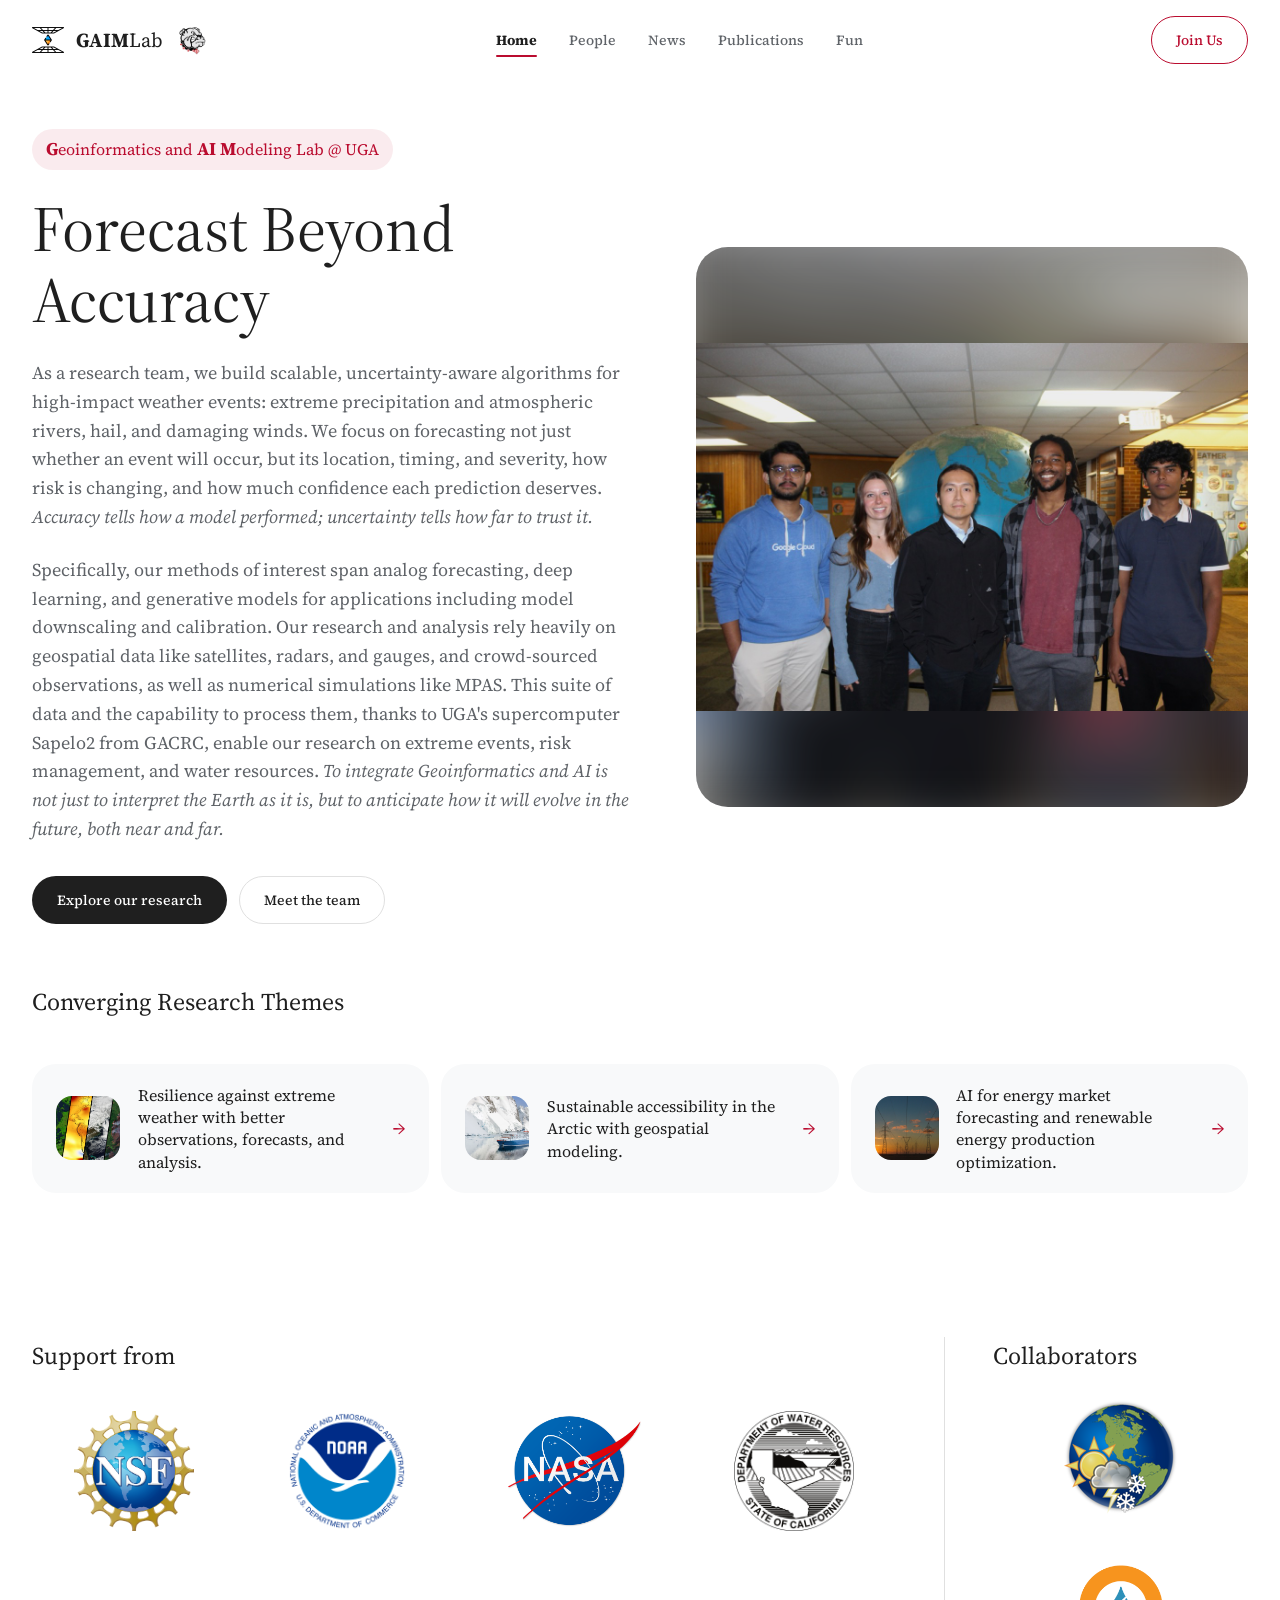
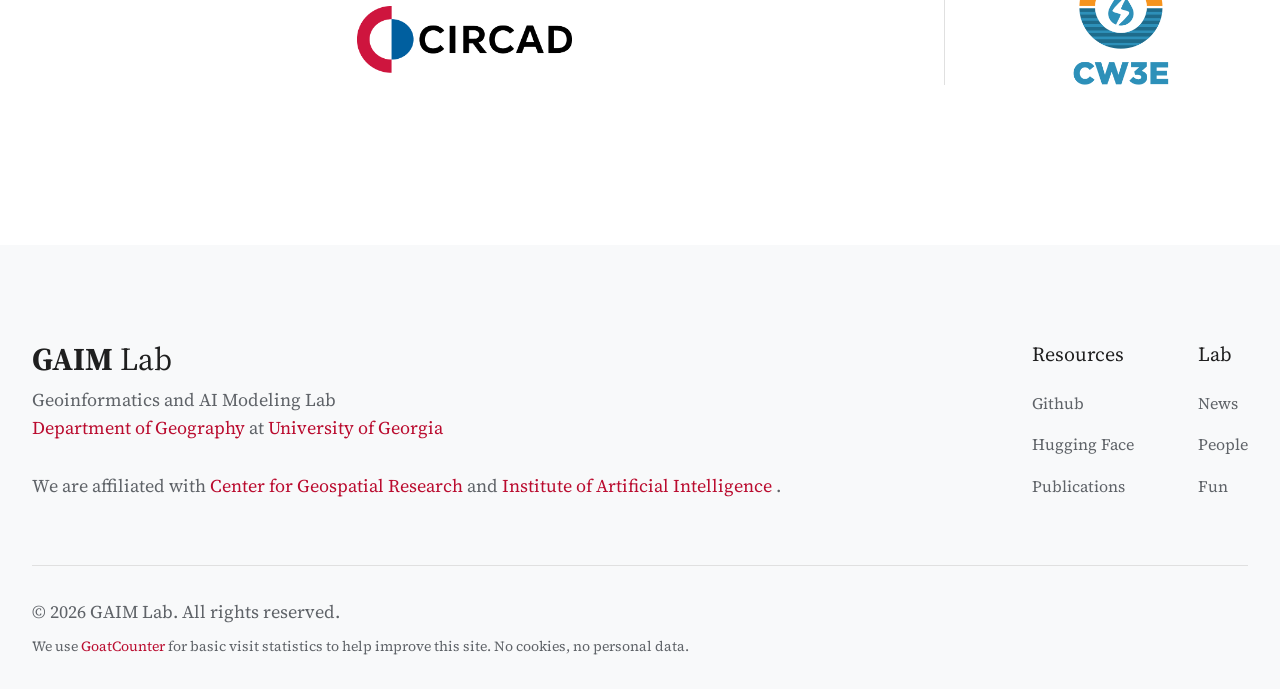
<file: index.html>
<!DOCTYPE html>
<html lang="en">

<head>
    <meta charset="UTF-8">
    <meta name="viewport" content="width=device-width, initial-scale=1.0">
    <title>GAIM Lab</title>
    <link rel="preconnect" href="https://fonts.googleapis.com">
    <link rel="preconnect" href="https://fonts.gstatic.com" crossorigin>
    <link href="https://fonts.googleapis.com/css2?family=Source+Serif+4:opsz,wght@8..60,400..700&display=swap" rel="stylesheet">
    <link rel="stylesheet" href="css/style.css">
    <link rel="icon" type="image/png" href="assets/lab_logo.png">
    <!-- Privacy-friendly analytics: no cookies, no stored IPs. Disclosed in footer.html. -->
    <script data-goatcounter="https://uga-gaim.goatcounter.com/count"
            async src="//gc.zgo.at/count.js"></script>
</head>

<body>

    <!-- Navigation -->
    <div id="navbar-placeholder"></div>

    <main>
        <!-- Hero Section -->
        <section class="hero hero-1a">
            <div class="hero-1a-grid">
                <div class="hero-1a-copy">
                    <span class="hero-eyebrow"><b>G</b>eoinformatics and <b>AI</b> <b>M</b>odeling Lab @ UGA</span>
                    <h1>Forecast Beyond Accuracy</h1>
                    <p class="hero-lede">As a research team, we build scalable, uncertainty-aware
                        algorithms for high-impact weather events: extreme precipitation and
                        atmospheric rivers, hail, and damaging winds. We focus on forecasting
                        not just whether an event will occur, but its location, timing, and severity,
                        how risk is changing, and how much confidence each prediction deserves.
                        <em class="hero-lede-em">Accuracy tells how a model performed; uncertainty
                        tells how far to trust it.</em></p>
                    <p class="hero-lede">Specifically, our methods of interest span analog forecasting,
                        deep learning, and generative models for applications including model
                        downscaling and calibration. Our research and analysis rely heavily on
                        geospatial data like satellites, radars, and gauges, and crowd-sourced observations,
                        as well as numerical simulations like MPAS. This suite of data and the
                        capability to process them, thanks to UGA's supercomputer Sapelo2 from GACRC,
                        enable our research on extreme events, risk management, and water resources.
                        <em class="hero-lede-em">To integrate Geoinformatics and AI is not just to
                        interpret the Earth as it is, but to anticipate how it will evolve in the
                        future, both near and far.</em></p>
                    <div class="hero-actions">
                        <a href="/publications/" class="btn btn-primary">Explore our research</a>
                        <a href="/people/" class="btn btn-outline">Meet the team</a>
                    </div>
                </div>
                <div class="hero-media" id="hero-media">
                    <div class="hero-slides">
                        <div class="hero-slide">
                            <img class="hero-slide-bg" src="assets/people/lab_202510.jpeg" alt="" aria-hidden="true">
                            <img class="hero-slide-img" src="assets/people/lab_202510.jpeg" alt="GAIM lab members">
                        </div>
                    </div>
                </div>
            </div>
            <h2 class="research-label">Converging Research Themes</h2>
            <div class="research-row">
                <a class="research-card" href="https://journals.ametsoc.org/view/journals/mwre/151/6/MWR-D-22-0268.1.xml" target="_blank" rel="noopener">
                    <span class="research-thumb"><img src="assets/research/extreme.jpg" alt=""></span>
                    <p>Resilience against extreme weather with better observations, forecasts, and analysis.</p>
                    <span class="research-arrow">&rarr;</span>
                </a>
                <a class="research-card" href="https://www.tandfonline.com/doi/full/10.1080/19475683.2024.2380678" target="_blank" rel="noopener">
                    <span class="research-thumb"><img src="assets/research/arctic.jpg" alt=""></span>
                    <p>Sustainable accessibility in the Arctic with geospatial modeling.</p>
                    <span class="research-arrow">&rarr;</span>
                </a>
                <a class="research-card" href="https://www.sciencedirect.com/science/article/pii/S2352340922000361" target="_blank" rel="noopener">
                    <span class="research-thumb"><img src="assets/research/energy.jpg" alt=""></span>
                    <p>AI for energy market forecasting and renewable energy production optimization.</p>
                    <span class="research-arrow">&rarr;</span>
                </a>
            </div>
        </section>

        <section class="partners">
            <div class="partners-layout">
                <div class="partners-block partners-sponsors">
                    <span class="partners-label">Support from</span>
                    <div class="partners-logos sponsors-logos">
                        <div class="partner-tile"><img src="assets/sponsors/NSF.png" alt="NSF"></div>
                        <div class="partner-tile"><img src="assets/sponsors/NOAA.png" alt="NOAA"></div>
                        <div class="partner-tile"><img src="assets/sponsors/NASA.png" alt="NASA"></div>
                        <div class="partner-tile"><img src="assets/sponsors/CADWR.png" alt="California Department of Water Resources"></div>
                        <div class="partner-tile partner-tile-sm"><a href="https://circad.org/" target="_blank" rel="noopener"><img src="assets/sponsors/CIRCAD.png" alt="Center for Innovation in Risk, Catastrophes, and Decisions"></a></div>
                    </div>
                </div>
                <div class="partners-block partners-collaborators">
                    <span class="partners-label">Collaborators</span>
                    <div class="partners-logos collaborators-logos">
                        <div class="partner-tile"><a href="https://www.weatherusa.net/" target="_blank" rel="noopener"><img src="assets/sponsors/WeatherUSA.png" alt="WeatherUSA"></a></div>
                        <div class="partner-tile"><a href="https://cw3e.ucsd.edu/" target="_blank" rel="noopener"><img src="assets/sponsors/CW3E.png" alt="CW3E"></a></div>
                    </div>
                </div>
            </div>
        </section>

    </main>

    <div id="footer-placeholder"></div>

    <script src="js/main.js?v=20"></script>
</body>

</html>
</file>
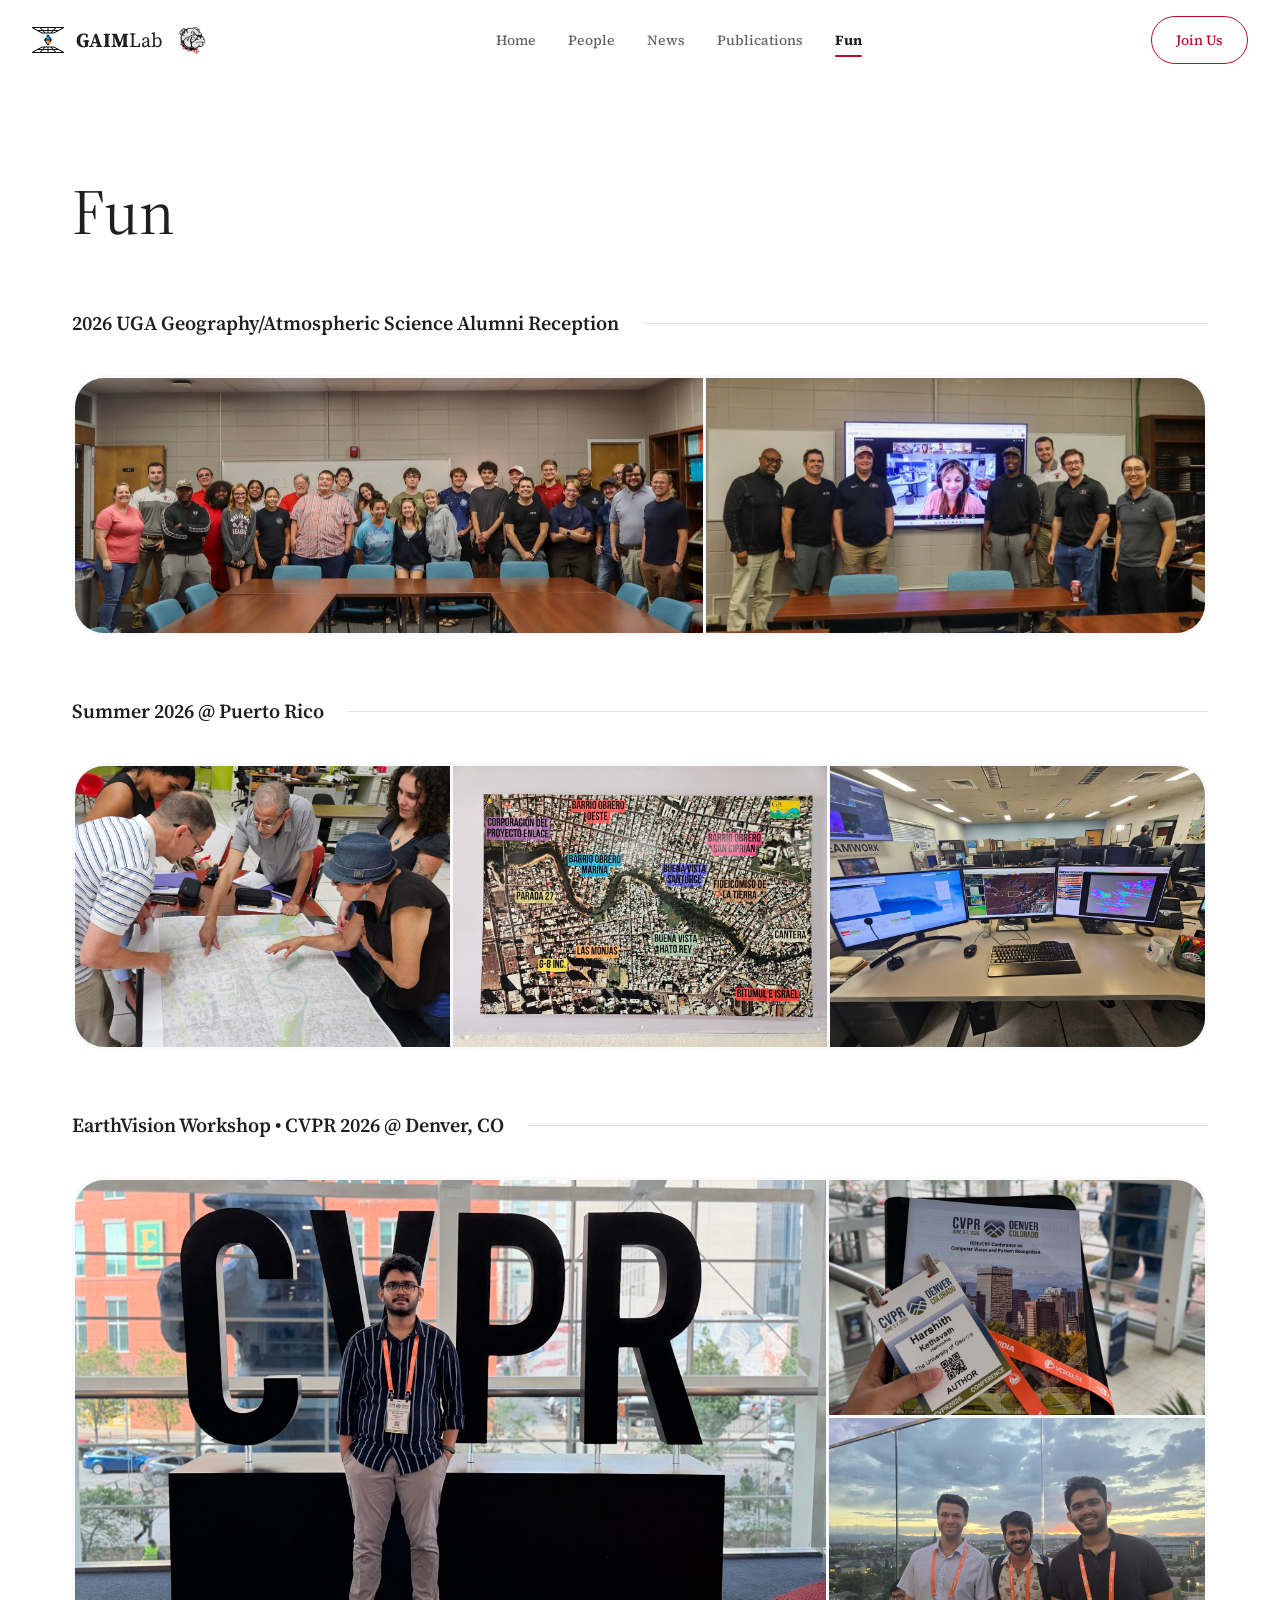
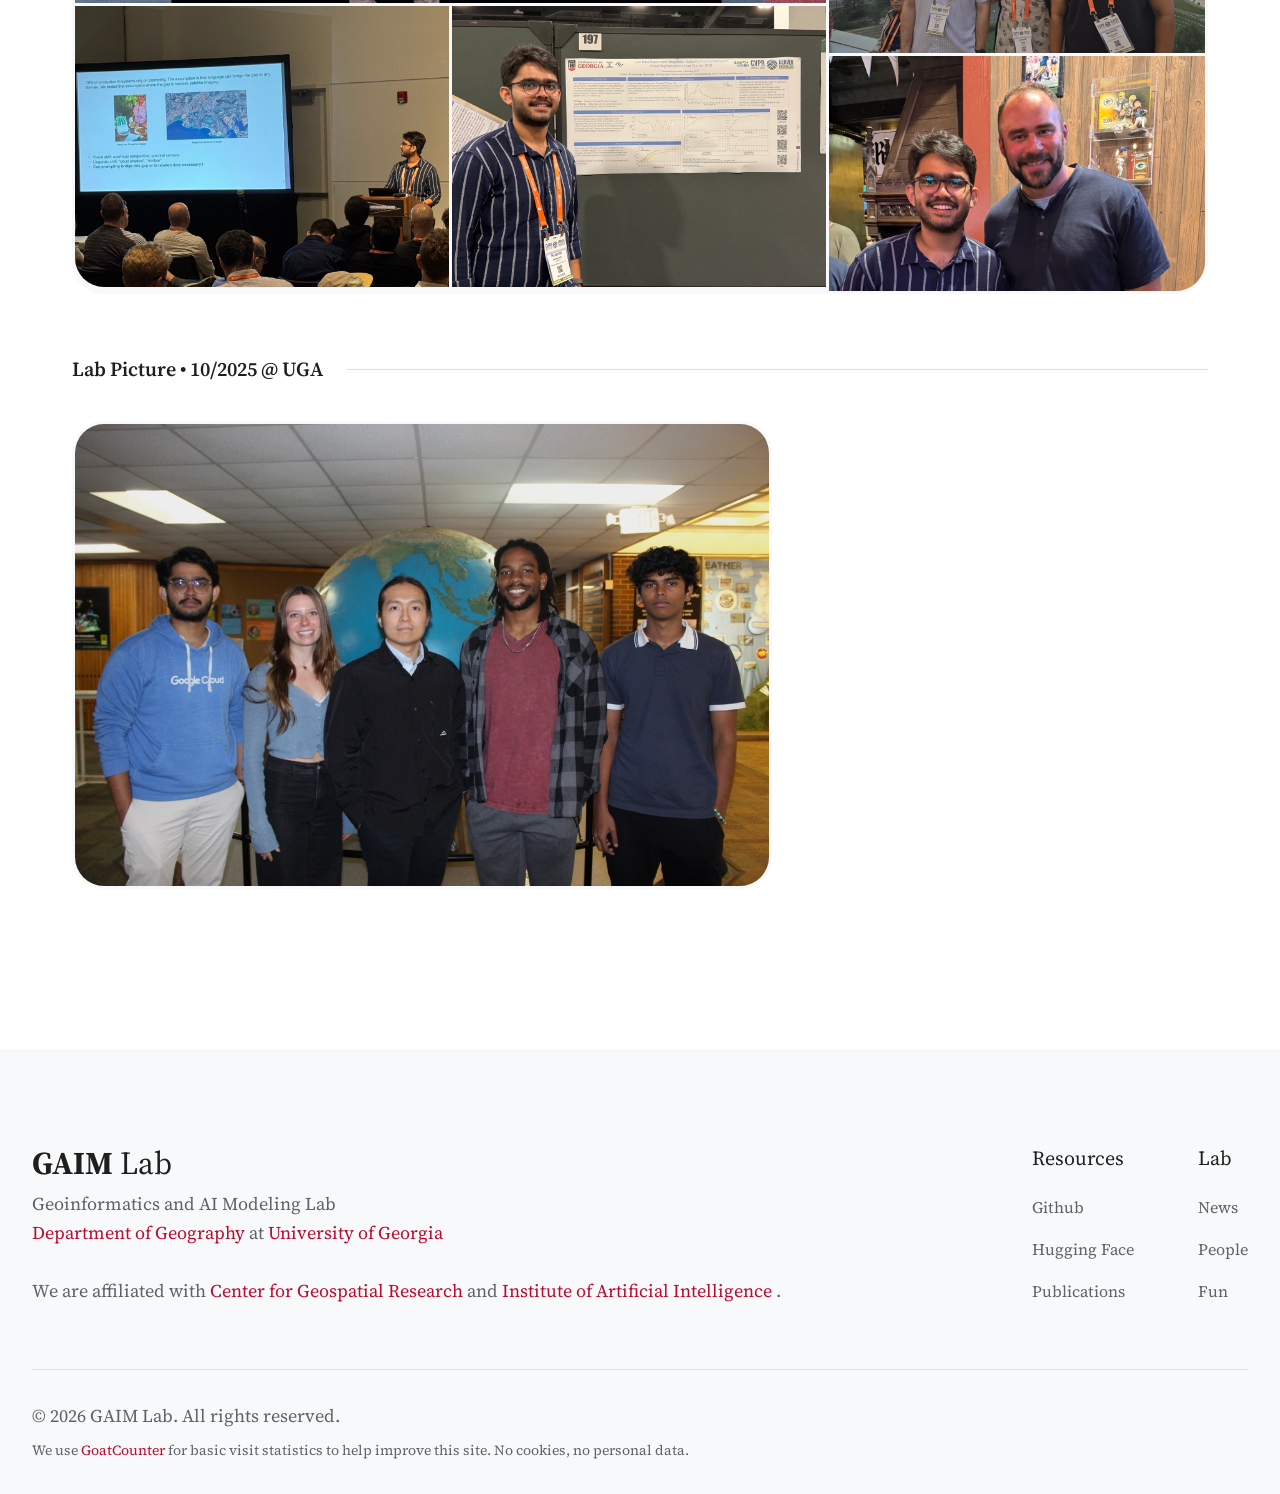
<file: gallery/index.html>
<!DOCTYPE html>
<html lang="en">
<head>
    <meta charset="UTF-8">
    <meta name="viewport" content="width=device-width, initial-scale=1.0">
    <base href="/">
    <title>Gallery | GAIM Lab</title>
    <link href="https://fonts.googleapis.com/css2?family=Source+Serif+4:opsz,wght@8..60,400..700&display=swap" rel="stylesheet">
    <link rel="stylesheet" href="css/style.css">
    <link rel="icon" type="image/png" href="assets/lab_logo.png">
    <!-- Privacy-friendly analytics: no cookies, no stored IPs. Disclosed in footer.html. -->
    <script data-goatcounter="https://uga-gaim.goatcounter.com/count"
            async src="//gc.zgo.at/count.js"></script>
</head>
<body>
    <div id="navbar-placeholder"></div>

    <main class="gallery-section">
        <h1>Fun</h1>

        <div class="gallery-divider"><h2>2026 UGA Geography/Atmospheric Science Alumni Reception</h2></div>

        <div class="gallery-canvas gallery-canvas-fit">
            <div class="gallery-slot" style="--w: 1200; --h: 488"><img src="assets/fun/2026_alumni/01.jpg" alt=""></div>
            <div class="gallery-slot" style="--w: 1200; --h: 615"><img src="assets/fun/2026_alumni/02.jpg" alt=""></div>
        </div>

        <div class="gallery-divider"><h2>Summer 2026 @ Puerto Rico</h2></div>

        <div class="gallery-canvas">
            <div class="gallery-slot"><img src="assets/research/2026_pr/g8.jpg" alt=""></div>
            <div class="gallery-slot"><img src="assets/research/2026_pr/communities.jpg" alt=""></div>
            <div class="gallery-slot"><img src="assets/research/2026_pr/nws.jpg" alt=""></div>
        </div>

        <div class="gallery-divider"><h2>EarthVision Workshop • CVPR 2026 @ Denver, CO</h2></div>

        <div class="gallery-canvas">
            <div class="gallery-left">
                <div class="gallery-slot gallery-slot-wide"><img src="assets/research/2026_cvpr/CVPR.jpeg" alt=""></div>
                <div class="gallery-2row">
                    <div class="gallery-slot"><img src="assets/research/2026_cvpr/Present.jpeg" alt=""></div>
                    <div class="gallery-slot"><img src="assets/research/2026_cvpr/Poster.jpeg" alt=""></div>
                </div>
            </div>
            <div class="gallery-right">
                <div class="gallery-slot"><img src="assets/research/2026_cvpr/ID.jpeg" alt=""></div>
                <div class="gallery-slot"><img src="assets/research/2026_cvpr/People_1.jpg" alt=""></div>
                <div class="gallery-slot"><img src="assets/research/2026_cvpr/People_2.jpeg" alt=""></div>
            </div>
        </div>

        <div class="gallery-divider"><h2>Lab Picture • 10/2025 @ UGA</h2></div>

        <div>
            <img class="gallery-single-slot" src="assets/people/lab_202510.jpeg" alt="">
        </div>

    </main>

    <div id="footer-placeholder"></div>
    <script src="js/main.js?v=20"></script>
</body>
</html>
</file>
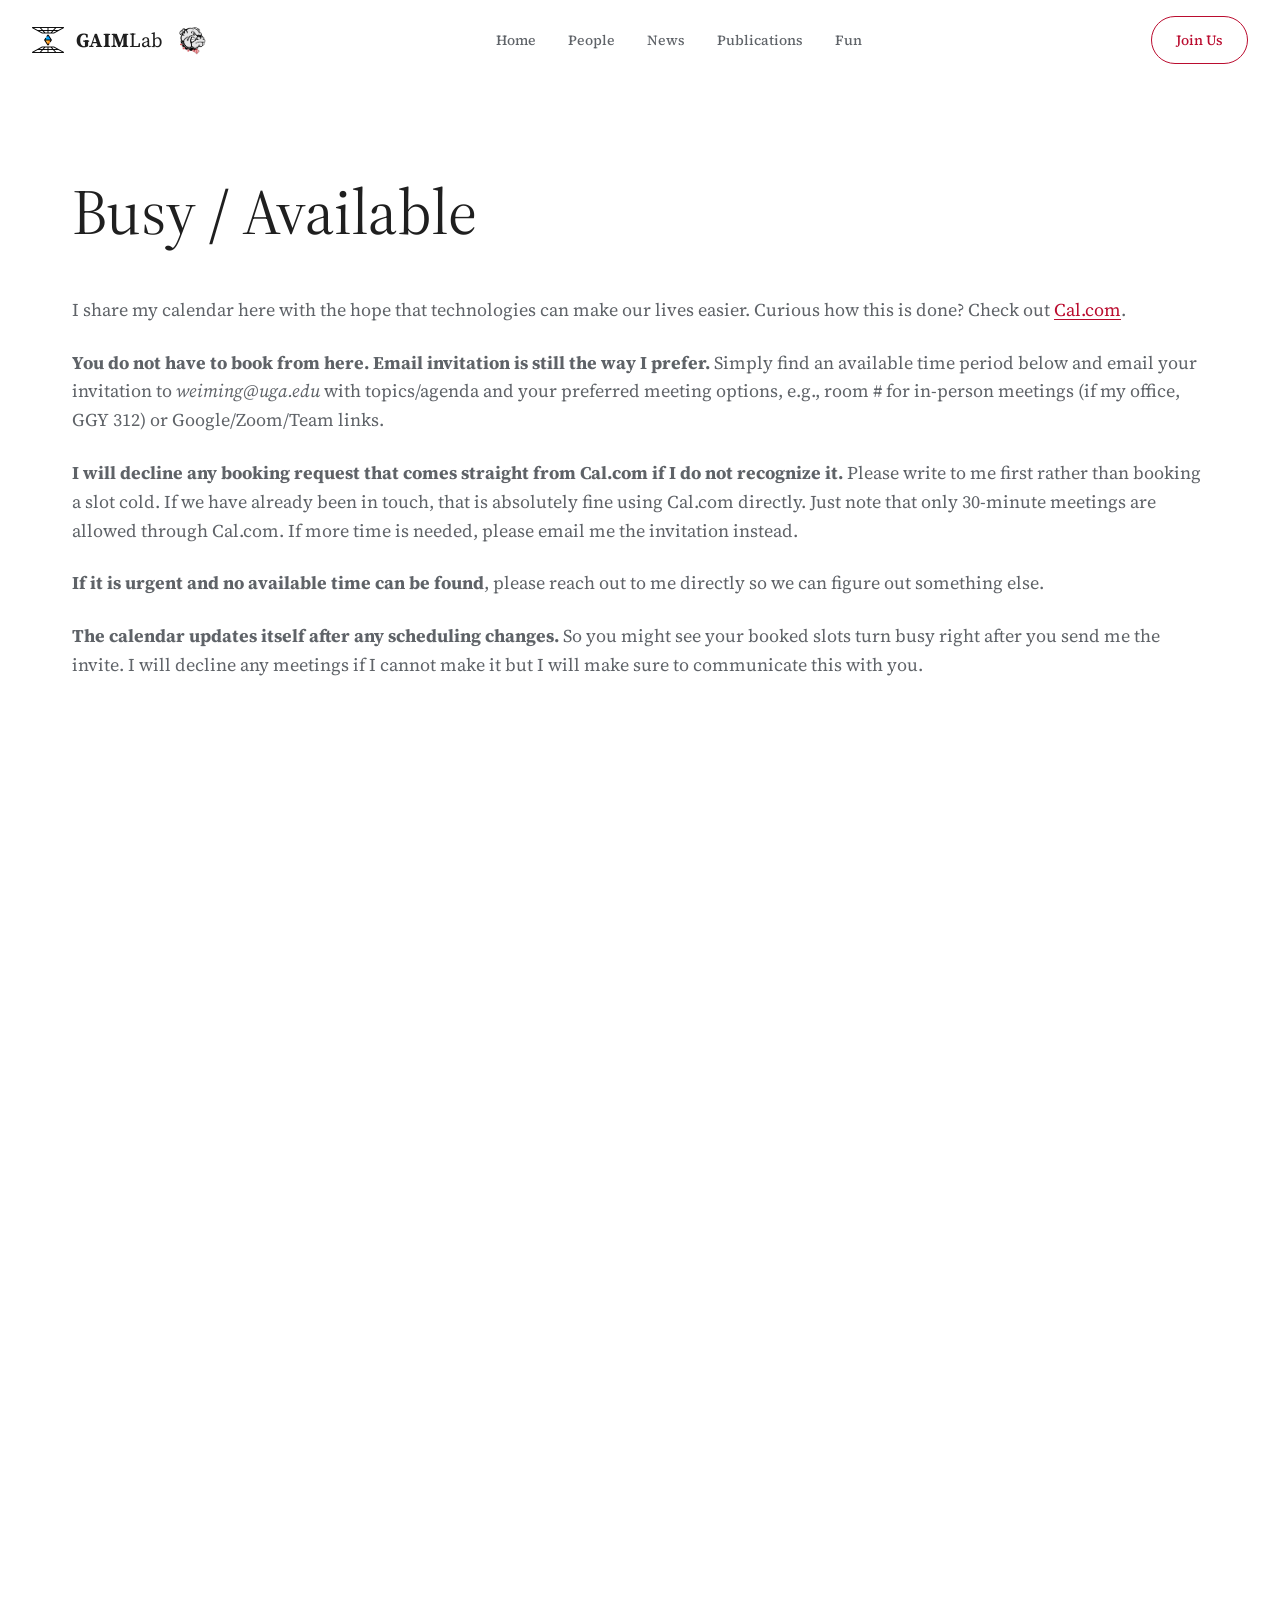
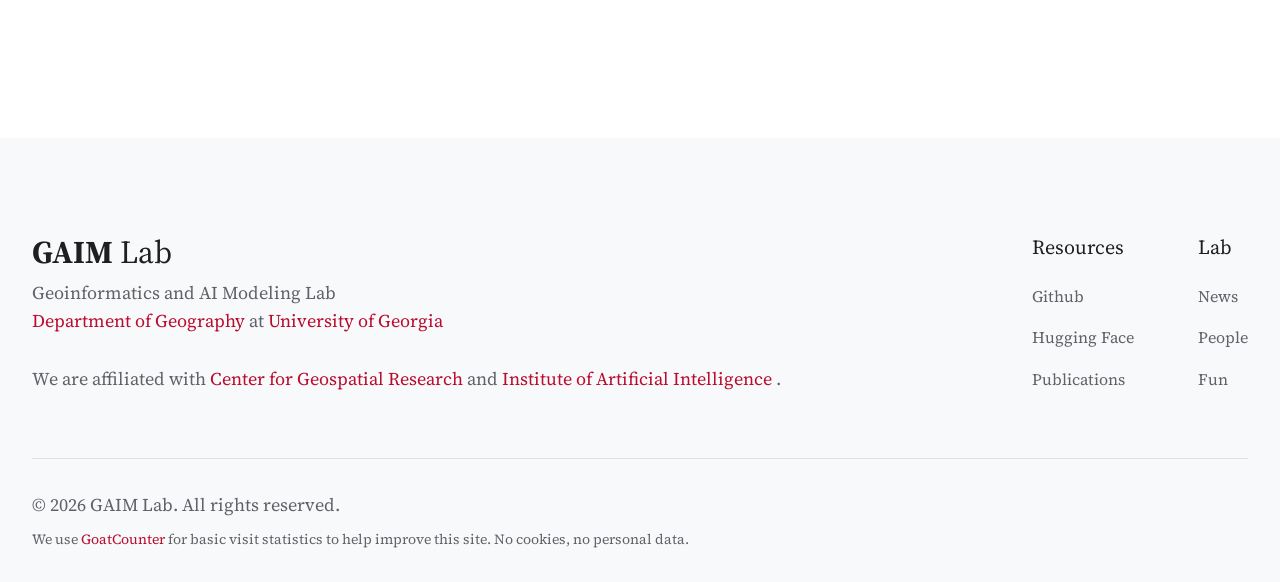
<file: meet/index.html>
<!DOCTYPE html>
<html lang="en">
<head>
    <meta charset="UTF-8">
    <meta name="viewport" content="width=device-width, initial-scale=1.0">
    <base href="/">
    <!-- Unlisted page: nothing links here, and search engines are asked to skip it. -->
    <meta name="robots" content="noindex, nofollow">
    <title>Busy / Available | GAIM Lab</title>
    <link href="https://fonts.googleapis.com/css2?family=Source+Serif+4:opsz,wght@8..60,400..700&display=swap" rel="stylesheet">
    <link rel="stylesheet" href="css/style.css">
    <link rel="icon" type="image/png" href="assets/lab_logo.png">
    <!-- Privacy-friendly analytics: no cookies, no stored IPs. Disclosed in footer.html. -->
    <script data-goatcounter="https://uga-gaim.goatcounter.com/count"
            async src="//gc.zgo.at/count.js"></script>
</head>
<body>
    <div id="navbar-placeholder"></div>

    <main class="news-section">
        <h1>Busy / Available</h1>

        <div class="meet-copy">
            <p>
                I share my calendar here with the hope that technologies can make our
                lives easier. Curious how this is done? Check out
                <a href="https://cal.com/" target="_blank" rel="noopener">Cal.com</a>.
            </p>

            <p>
                <strong>You do not have to book from here. Email invitation is still the way
                I prefer.</strong>
                Simply find an available time period below and email your invitation to
                <i class="meet-email">weiming@uga.edu</i>
                with topics/agenda and your preferred meeting options, e.g., room # for
                in-person meetings (if my office, GGY 312) or Google/Zoom/Team links.
            </p>

            <p>
                <strong>I will decline any booking request that comes straight from
                Cal.com if I do not recognize it.</strong>
                Please write to me first rather than booking a slot cold. If we have
                already been in touch, that is absolutely fine using Cal.com directly.
                Just note that only 30-minute meetings are allowed through Cal.com. If
                more time is needed, please email me the invitation instead.
            </p>

            <p>
                <strong>If it is urgent and no available time can be found</strong>,
                please reach out to me directly so we can figure out something else.
            </p>

            <p>
                <strong>The calendar updates itself after any scheduling changes.</strong>
                So you might see your booked slots turn busy right after you send me the
                invite. I will decline any meetings if I cannot make it but I will make
                sure to communicate this with you.
            </p>
        </div>

        <noscript>
            <p class="meet-noscript">
                The calendar needs JavaScript to load but it is having a hard time loading. Email
                <i class="meet-email">weiming@uga.edu</i> and we will find a time.
            </p>
        </noscript>

        <!-- Cal inline embed code begins -->
        <div class="meet-embed" id="my-cal-inline-meet"></div>
        <script type="text/javascript">
        (function (C, A, L) { let p = function (a, ar) { a.q.push(ar); }; let d = C.document; C.Cal = C.Cal || function () { let cal = C.Cal; let ar = arguments; if (!cal.loaded) { cal.ns = {}; cal.q = cal.q || []; d.head.appendChild(d.createElement("script")).src = A; cal.loaded = true; } if (ar[0] === L) { const api = function () { p(api, arguments); }; const namespace = ar[1]; api.q = api.q || []; if(typeof namespace === "string"){cal.ns[namespace] = cal.ns[namespace] || api;p(cal.ns[namespace], ar);p(cal, ["initNamespace", namespace]);} else p(cal, ar); return;} p(cal, ar); }; })(window, "https://app.cal.com/embed/embed.js", "init");
        Cal("init", "meet", {origin:"https://app.cal.com"});
        Cal.config = Cal.config || {};
        Cal.config.forwardQueryParams = true;

        Cal.ns.meet("inline", {
            elementOrSelector:"#my-cal-inline-meet",
            config: {"layout":"week_view","useSlotsViewOnSmallScreen":true},
            calLink: "huweiming/meet",
        });

        Cal.ns.meet("ui", {"hideEventTypeDetails":false,"layout":"week_view"});
        </script>
        <!-- Cal inline embed code ends -->
    </main>

    <div id="footer-placeholder"></div>
    <script src="js/main.js?v=20"></script>
</body>
</html>
</file>
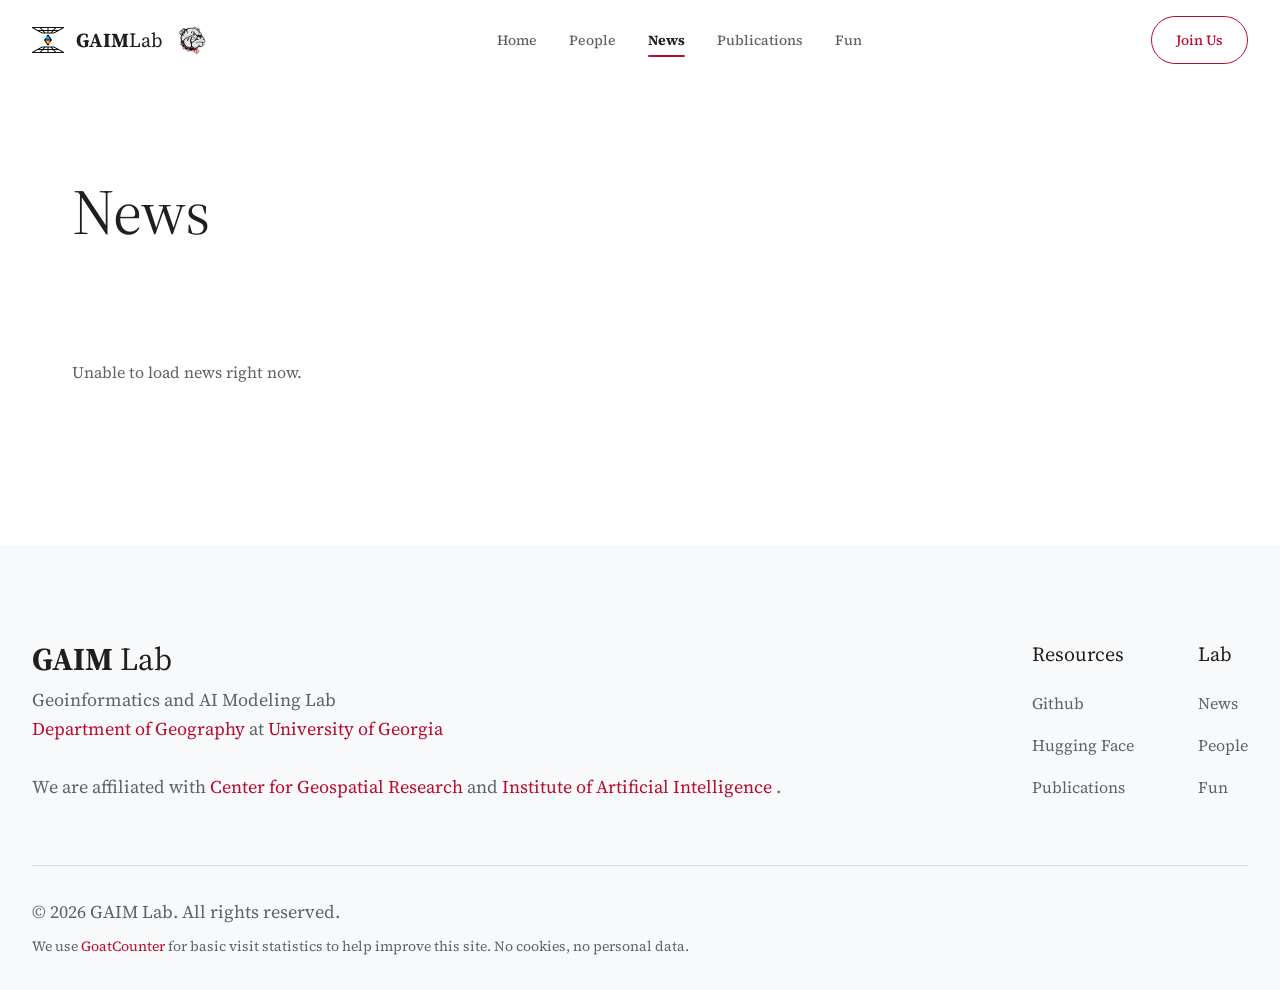
<file: news/index.html>
<!DOCTYPE html>
<html lang="en">
<head>
    <meta charset="UTF-8">
    <meta name="viewport" content="width=device-width, initial-scale=1.0">
    <base href="/">
    <title>News | GAIM Lab</title>
    <link href="https://fonts.googleapis.com/css2?family=Source+Serif+4:opsz,wght@8..60,400..700&display=swap" rel="stylesheet">
    <link rel="stylesheet" href="css/style.css">
    <link rel="icon" type="image/png" href="assets/lab_logo.png">
    <!-- Privacy-friendly analytics: no cookies, no stored IPs. Disclosed in footer.html. -->
    <script data-goatcounter="https://uga-gaim.goatcounter.com/count"
            async src="//gc.zgo.at/count.js"></script>
</head>
<body>
    <div id="navbar-placeholder"></div>

    <main class="news-section">
        <h1>News</h1>

        <div class="news-list" id="news-list"></div>
    </main>

    <div id="footer-placeholder"></div>
    <script src="js/main.js?v=20"></script>
</body>
</html>
</file>
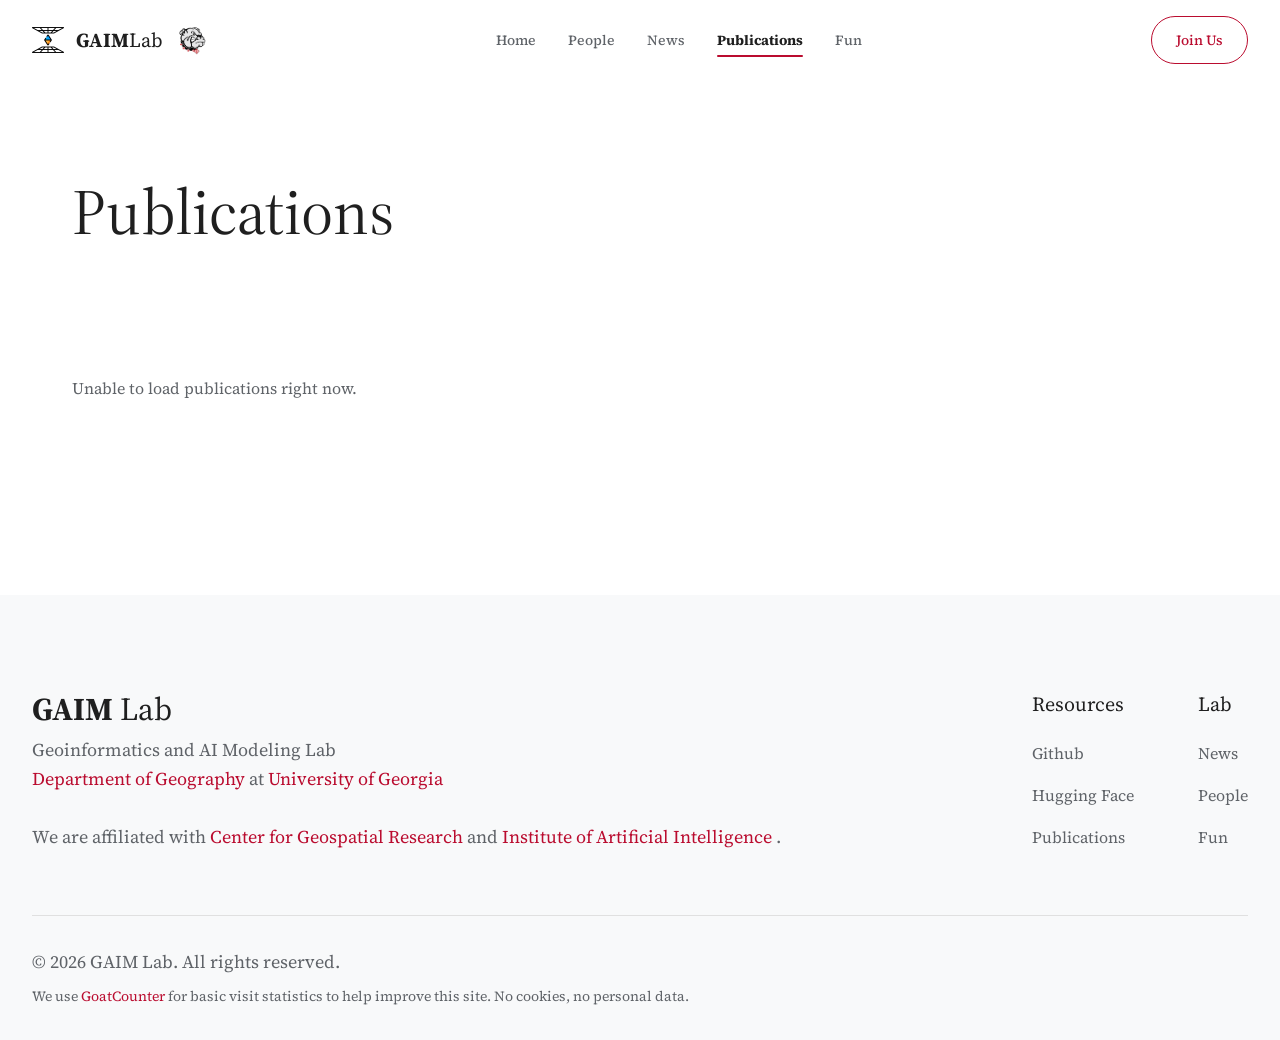
<file: publications/index.html>
<!DOCTYPE html>
<html lang="en">
<head>
    <meta charset="UTF-8">
    <meta name="viewport" content="width=device-width, initial-scale=1.0">
    <base href="/">
    <title>Publications | GAIM Lab</title>
    <link href="https://fonts.googleapis.com/css2?family=Source+Serif+4:opsz,wght@8..60,400..700&display=swap" rel="stylesheet">
    <link rel="stylesheet" href="css/style.css">
    <link rel="icon" type="image/png" href="assets/lab_logo.png">
    <!-- Privacy-friendly analytics: no cookies, no stored IPs. Disclosed in footer.html. -->
    <script data-goatcounter="https://uga-gaim.goatcounter.com/count"
            async src="//gc.zgo.at/count.js"></script>
</head>
<body>
    <div id="navbar-placeholder"></div>

    <main class="publications-section">
        <h1>Publications</h1>

        <div class="pub-list" id="publications-list"></div>
    </main>

    <div id="footer-placeholder"></div>
    <script src="js/main.js?v=20"></script>
</body>
</html>
</file>
<file: css/style.css>
:root {
    --bg-primary: #ffffff;
    --text-primary: #1f1f1f;
    --text-secondary: #5f6368;
    --accent: #BA0C2F;
    --card-bg: #f8f9fa;
    --border-color: #e0e0e0;

    --font-family: 'Source Serif 4', Georgia, Cambria, 'Times New Roman', Times, serif;

    /* Type scale (1rem = 16px). Change these to rescale the whole site. */
    --fs-xs: 0.75rem;      /* 12px - tags, fine print */
    --fs-sm: 0.875rem;     /* 14px - meta, subtitles, buttons, nav */
    --fs-base: 1rem;       /* 16px - body copy */
    --fs-md: 1.125rem;     /* 18px - lede, item titles */
    --fs-lg: 1.25rem;      /* 20px - section labels, h4 */
    --fs-xl: 1.5rem;       /* 24px - h3 */
    --fs-2xl: 2rem;        /* 32px - large headings */
    --fs-display-md: clamp(2rem, 4vw, 3rem);      /* h2 */
    --fs-display-lg: clamp(2.5rem, 5vw, 4.4rem);  /* h1 / hero */

    --border-radius-lg: 24px;
    --border-radius-xl: 32px;
    --border-radius-pill: 100px;
}

* {
    box-sizing: border-box;
    margin: 0;
    padding: 0;
}

html {
    scroll-behavior: smooth;
}

body {
    font-family: var(--font-family);
    background-color: var(--bg-primary);
    color: var(--text-primary);
    line-height: 1.6;
    -webkit-font-smoothing: antialiased;
}

a {
    color: inherit;
    text-decoration: none;
}

h1 {
    font-size: var(--fs-display-lg);
    letter-spacing: normal;
    line-height: 1.1;
    font-weight: 400;
}

h2 {
    font-size: var(--fs-display-md);
    letter-spacing: normal;
    line-height: 1.15;
    font-weight: 400;
}

h3 {
    font-size: var(--fs-xl);
    font-weight: 400;
}

h4 {
    font-size: var(--fs-lg);
    font-weight: 400;
    line-height: 1.3;
}

p {
    font-size: var(--fs-md);
    color: var(--text-secondary);
}

.btn {
    display: inline-flex;
    align-items: center;
    justify-content: center;
    padding: 12px 24px;
    border-radius: var(--border-radius-pill);
    font-weight: 500;
    font-size: var(--fs-sm);
    cursor: pointer;
    transition: all 0.2s ease;
    border: 1px solid transparent;
}

.btn-primary {
    background-color: var(--text-primary);
    color: white;
}

.btn-primary:hover {
    background-color: #000;
}

.btn-outline {
    border-color: var(--border-color);
    background-color: transparent;
    color: var(--text-primary);
}

.btn-outline:hover {
    background-color: var(--card-bg);
}

.navbar {
    display: flex;
    justify-content: space-between;
    align-items: center;
    padding: 1rem 2rem;
    position: sticky;
    top: 0;
    background-color: rgba(255, 255, 255, 0.95);
    backdrop-filter: blur(8px);
    z-index: 100;
    border-bottom: 1px solid transparent;
    transition: border-color 0.3s ease;
}

.navbar.scrolled {
    border-bottom-color: var(--border-color);
}

.logo {
    font-size: var(--fs-lg);
    letter-spacing: normal;
    display: flex;
    align-items: center;
}

.nav-logo {
    height: 32px;
    width: auto;
    margin-right: 12px;
    object-fit: contain;
}

/* Mascot that periodically fades out and back in */
.nav-mascot {
    height: 32px;
    width: auto;
    margin-left: 12px;
    align-self: center;
    object-fit: contain;
    transition: opacity 0.5s ease;
}

.nav-mascot.is-hidden {
    opacity: 0;
}

@media (prefers-reduced-motion: reduce) {
    .nav-mascot {
        transition: none;
    }
}

/* Nav CTA in the theme red — the one action we most want visitors to take */
.nav-right .btn-outline {
    border-color: var(--accent);
    color: var(--accent);
}

.nav-right .btn-outline:hover {
    background-color: rgba(186, 12, 47, 0.08);
}

.nav-center {
    display: flex;
    gap: 2rem;
}

.nav-center a {
    position: relative;
    font-size: var(--fs-sm);
    font-weight: 500;
    color: var(--text-secondary);
    transition: color 0.2s ease;
}

.nav-center a::after {
    content: '';
    position: absolute;
    left: 0;
    right: 0;
    bottom: -6px;
    height: 2px;
    background: var(--accent);
    border-radius: 2px;
    transform: scaleX(0);
    transform-origin: left;
    transition: transform 0.25s ease;
}

.nav-center a:hover {
    color: var(--text-primary);
}

.nav-center a:hover::after,
.nav-center a.nav-active::after {
    transform: scaleX(1);
}

.nav-center a.nav-active,
.nav-mobile-menu a.nav-active {
    color: var(--text-primary);
    font-weight: 700;
}

.nav-hamburger {
    display: none;
    flex-direction: column;
    justify-content: center;
    gap: 5px;
    width: 36px;
    height: 36px;
    background: none;
    border: none;
    cursor: pointer;
    padding: 4px;
    margin-left: 0.75rem;
}

.nav-hamburger span {
    display: block;
    width: 100%;
    height: 2px;
    background: var(--text-primary);
    border-radius: 2px;
    transition: opacity 0.2s;
}

.nav-mobile-menu {
    display: none;
    flex-direction: column;
    gap: 0;
    background: rgba(255, 255, 255, 0.98);
    backdrop-filter: blur(8px);
    border-bottom: 1px solid var(--border-color);
    padding: 1rem 2rem 1.5rem;
}

.nav-mobile-menu.open {
    display: flex;
}

.nav-mobile-menu a {
    padding: 0.75rem 0;
    font-size: var(--fs-base);
    font-weight: 500;
    color: var(--text-secondary);
    border-bottom: 1px solid var(--border-color);
}

/* CTA in the mobile menu: same shape as the other links, set in italic */
.nav-mobile-menu a.nav-mobile-cta {
    font-style: italic;
}

.nav-mobile-menu a:last-child {
    border-bottom: none;
}

.nav-mobile-menu a:hover {
    color: var(--text-primary);
}

.hero {
    padding: 2rem;
    max-width: 1600px;
    margin: 0 auto;
}

.hero-1a {
    padding: 3rem 2rem;
}

.hero-1a-grid {
    display: grid;
    grid-template-columns: 6.25fr 5.75fr;
    gap: 4rem;
    align-items: center;
}

.hero-1a-copy {
    display: flex;
    flex-direction: column;
    align-items: flex-start;
    gap: 1.5rem;
}

.hero-eyebrow {
    /* Not inline-flex: that would collapse the spaces around the <b> initials */
    display: inline-block;
    padding: 6px 14px;
    border-radius: var(--border-radius-pill);
    background: rgba(186, 12, 47, 0.08);
    color: var(--accent);
    font-weight: 400;
    font-size: var(--fs-base);
    letter-spacing: normal;
}

/* The letters that spell GAIM — carries the acronym without a separate gloss */
.hero-eyebrow b {
    font-weight: 700;
    font-size: var(--fs-md);
}

.hero-1a h1 {
    font-size: var(--fs-display-lg);
    line-height: 1.1;
    letter-spacing: normal;
    font-weight: 400;
    color: var(--text-primary);
}

.hero-lede {
    max-width: 34em;
    font-size: var(--fs-md);
    color: var(--text-secondary);
}

/* Closing thought of the lede — warms to the theme red on hover */
.hero-lede-em {
    font-style: italic;
    transition: color 0.2s ease;
}

.hero-lede-em:hover {
    color: var(--accent);
}

.hero-actions {
    display: flex;
    flex-wrap: wrap;
    gap: 0.75rem;
    margin-top: 0.5rem;
}

/* Shrinking a button sizes its box before the text wraps, leaving dead space
   inside. Let the row wrap instead so each button keeps its content width. */
.hero-actions .btn {
    flex-shrink: 0;
}

.hero-media {
    position: relative;
    height: 560px;
    border-radius: var(--border-radius-xl);
    overflow: hidden;
    background: var(--card-bg);
}

.hero-slides {
    display: flex;
    height: 100%;
    transition: transform 1s cubic-bezier(0.4, 0, 0.2, 1);
    will-change: transform;
}

.hero-slide {
    position: relative;
    flex: 0 0 100%;
    height: 100%;
}

/* Blurred, zoomed copy of the photo fills the letterbox bars */
.hero-slide-bg {
    position: absolute;
    inset: 0;
    width: 100%;
    height: 100%;
    object-fit: cover;
    filter: blur(28px) brightness(0.85);
    transform: scale(1.15); /* hides the soft edges the blur creates */
    display: block;
}

/* The actual photo, never cropped */
.hero-slide-img {
    position: relative;
    width: 100%;
    height: 100%;
    object-fit: contain;
    display: block;
}


.hero-nav {
    position: absolute;
    top: 50%;
    transform: translateY(-50%);
    display: flex;
    align-items: center;
    justify-content: center;
    width: 36px;
    height: 36px;
    padding: 0;
    border: none;
    border-radius: 50%;
    background: rgba(255, 255, 255, 0.82);
    backdrop-filter: blur(4px);
    color: var(--text-primary);
    cursor: pointer;
    opacity: 0;
    transition: opacity 0.25s ease, background 0.2s ease;
}

.hero-nav svg {
    width: 18px;
    height: 18px;
}

.hero-nav-prev { left: 12px; }
.hero-nav-next { right: 12px; }

.hero-media:hover .hero-nav,
.hero-nav:focus-visible {
    opacity: 1;
}

.hero-nav:hover {
    background: rgba(255, 255, 255, 0.98);
}

@media (hover: none) {
    .hero-nav { opacity: 1; }
}

.hero-media-caption {
    position: absolute;
    bottom: 16px;
    left: 16px;
    background: rgba(255, 255, 255, 0.92);
    backdrop-filter: blur(4px);
    border-radius: var(--border-radius-pill);
    padding: 8px 16px;
    font-size: var(--fs-xs);
    font-weight: 500;
    color: var(--text-primary);
}

/* Section headings — a step below the hero h1, not small uppercase labels */
.research-label,
.partners-label {
    display: block;
    font-size: var(--fs-xl);
    font-weight: 400;
    color: var(--text-primary);
}

/* Explicit because the hero copy is now taller than the photo, so the centered
   grid no longer leaves slack under the buttons. The partners labels don't need
   this — .partners-block is a flex column with its own gap. */
.research-label {
    margin-top: 4rem;
}

.research-row {
    display: grid;
    grid-template-columns: repeat(3, 1fr);
    gap: 0.75rem;
    margin-top: 3rem;
}

.research-card {
    display: flex;
    align-items: center;
    gap: 1.1rem;
    padding: 1.25rem 1.5rem;
    background: var(--card-bg);
    border-radius: var(--border-radius-lg);
    text-decoration: none;
    transition: background 0.2s ease;
}

.research-card:hover {
    background: #f1f3f4;
}

.research-card p {
    font-size: var(--fs-base);
    color: var(--text-primary);
    line-height: 1.4;
}

.research-thumb {
    width: 64px;
    height: 64px;
    border-radius: 16px;
    overflow: hidden;
    flex: none;
}

.research-thumb img {
    width: 100%;
    height: 100%;
    object-fit: cover;
    display: block;
}

.research-arrow {
    color: var(--accent);
    font-weight: 600;
    margin-left: auto;
    font-size: var(--fs-md);
}

@media (max-width: 1024px) {
    .hero-1a-grid {
        grid-template-columns: 1fr;
        gap: 2.5rem;
    }

    .hero-media {
        height: 420px;
    }
}

@media (max-width: 768px) {
    .hero-1a {
        padding: 2rem 1rem;
    }

    .research-row {
        grid-template-columns: 1fr;
    }
}

section:not(.hero) {
    padding: 6rem 2rem;
    max-width: 1400px;
    margin: 0 auto;
}

.partners-layout {
    display: grid;
    grid-template-columns: 3fr 1fr;
    gap: 0;
    align-items: stretch;
}

.partners-block {
    display: flex;
    flex-direction: column;
    gap: 1.5rem;
}

.partners-sponsors {
    padding-right: 3rem;
}

.partners-collaborators {
    padding-left: 3rem;
    border-left: 1px solid var(--border-color);
}


.partners-logos {
    display: flex;
    flex-wrap: wrap;
    align-items: center;
    gap: clamp(1.5rem, 4vw, 3.5rem);
    flex: 1;
}

.sponsors-logos {
    justify-content: space-evenly;
}

.collaborators-logos {
    justify-content: center;
}

.partner-tile {
    display: flex;
    align-items: center;
    justify-content: center;
}

.partner-tile img {
    max-height: clamp(80px, 14vw, 120px);
    max-width: clamp(150px, 31vw, 170px);
    height: auto;
    width: auto;
    object-fit: contain;
    display: block;
}

.partner-tile.partner-tile-sm img {
    max-height: clamp(40px, 9vw, 70px);
    max-width: clamp(110px, 30vw, 215px);
}

@media (max-width: 768px) {
    .partners-layout {
        grid-template-columns: 1fr;
        gap: 3rem;
    }

    .partners-sponsors {
        padding-right: 0;
    }

    .partners-collaborators {
        padding-left: 0;
        padding-top: 3rem;
        border-left: none;
        border-top: 1px solid var(--border-color);
    }

    .sponsors-logos {
        grid-template-columns: 1fr 1fr;
    }
}

@media (max-width: 480px) {
    .sponsors-logos {
        grid-template-columns: 1fr;
    }
}

.carousel {
    width: 100%;
    overflow-x: auto;
    scrollbar-width: none;
    -ms-overflow-style: none;
}

.carousel::-webkit-scrollbar {
    display: none;
}

.meta {
    font-size: var(--fs-sm);
    color: var(--text-secondary);
    font-weight: 500;
    display: block;
    margin-bottom: 0.5rem;
}

.divider {
    border: 0;
    border-top: 1px solid var(--border-color);
    margin: 2rem 0;
}

.footer {
    background-color: var(--card-bg);
    padding: 6rem 2rem 2rem;
    margin-top: 4rem;
}

.footer-top {
    max-width: 1400px;
    margin: 0 auto;
    display: flex;
    justify-content: space-between;
    gap: 4ch;
    margin-bottom: 4rem;
}

.footer-brand h2 {
    font-size: var(--fs-2xl);
    margin-bottom: 0.5rem;
}

.footer-links {
    display: flex;
    gap: 4rem;
}

.link-col {
    display: flex;
    flex-direction: column;
    gap: 1rem;
}

.link-col h4 {
    margin-bottom: 0.5rem;
}

.link-col a {
    color: var(--text-secondary);
}

.link-col a:hover {
    color: var(--text-primary);
}

.footer-bottom {
    max-width: 1400px;
    margin: 0 auto;
    padding-top: 2rem;
    border-top: 1px solid var(--border-color);
    color: var(--text-secondary);
    font-size: var(--fs-sm);
}

/* Set smaller than the copyright line above it: disclosure, not a message.
   Needs its own size because the global `p` rule forces --fs-md here. */
.footer-note {
    margin-top: 0.5rem;
    font-size: var(--fs-sm);
    max-width: 14000ch;
}

.footer-note a {
    color: var(--accent);
}

.people-section {
    padding: 6rem 2rem;
    max-width: 1200px;
    margin: 0 auto;
}

.people-section h1 {
    margin-bottom: 0.5rem;
}

.people-divider {
    display: flex;
    align-items: center;
    gap: 1.5rem;
    margin: 4rem 0 2.5rem;
}

.people-divider h2 {
    font-size: var(--fs-lg);
    font-weight: 600;
    white-space: nowrap;
    color: var(--text-primary);
}

.people-divider::after {
    content: '';
    flex: 1;
    height: 1px;
    background: var(--border-color);
}

.pi-card {
    display: flex;
    gap: 0;
    background: var(--card-bg);
    border-radius: var(--border-radius-xl);
    overflow: hidden;
    margin-top: 3rem;
}

.pi-card .person-photo {
    width: 280px;
    height: 320px;
    flex-shrink: 0;
    overflow: hidden;
    background: linear-gradient(135deg, #e0eafc, #cfdef3);
    display: flex;
    align-items: center;
    justify-content: center;
    color: #aaa;
    font-size: var(--fs-sm);
}

.pi-card .person-photo img {
    width: 100%;
    height: 100%;
    object-fit: cover;
    display: block;
}

.pi-card .person-info {
    padding: 2.5rem 3rem;
    display: flex;
    flex-direction: column;
    justify-content: center;
    gap: 0.75rem;
}

.pi-card .person-info h3 {
    font-size: var(--fs-xl);
}

.student-grid {
    display: grid;
    grid-template-columns: repeat(auto-fill, minmax(220px, 1fr));
    gap: 2rem;
}

.person-card {
    background: var(--card-bg);
    border-radius: var(--border-radius-lg);
    overflow: hidden;
    display: flex;
    flex-direction: column;
}

.person-card .person-photo {
    width: 100%;
    aspect-ratio: 1 / 1;
    background: linear-gradient(135deg, #e0eafc, #cfdef3);
    display: flex;
    align-items: center;
    justify-content: center;
    color: #aaa;
    font-size: var(--fs-sm);
}

.person-card .person-photo img {
    width: 100%;
    height: 100%;
    object-fit: cover;
    display: block;
}

.person-card .person-info {
    padding: 1.25rem;
    display: flex;
    flex-direction: column;
    gap: 0.4rem;
    flex: 1;
}

.person-card .person-info h3 {
    font-size: var(--fs-md);
}

.avatar-initials {
    font-size: 2.75rem;
    font-weight: 600;
    color: var(--text-secondary);
    letter-spacing: 0.03em;
}

.past-list {
    display: flex;
    flex-direction: column;
    gap: 1.5rem;
}

.past-member {
    display: flex;
    flex-direction: column;
    gap: 0.15rem;
}

.past-member-name {
    align-self: flex-start;
    font-size: var(--fs-md);
    font-weight: 600;
    color: var(--text-primary);
    transition: color 0.2s ease;
}

a.past-member-name:hover {
    color: var(--accent);
}

.past-member-position {
    font-size: var(--fs-sm);
    color: var(--text-secondary);
}

.person-role {
    font-size: var(--fs-sm);
    font-weight: 500;
    color: var(--accent);
}

.person-bio {
    font-size: var(--fs-base);
    color: var(--text-secondary);
    line-height: 1.5;
    margin-top: 0.25rem;
}

.person-links {
    display: flex;
    gap: 0.75rem;
    margin-top: 0.75rem;
    align-items: center;
}

.person-links a {
    display: inline-flex;
    align-items: center;
    justify-content: center;
    width: 34px;
    height: 34px;
    border-radius: 50%;
    border: 1px solid var(--border-color);
    color: var(--text-secondary);
    transition: color 0.2s, border-color 0.2s, background 0.2s;
}

.person-links a:hover {
    color: var(--text-primary);
    border-color: var(--text-primary);
    background: var(--card-bg);
}

.person-links a svg {
    width: 16px;
    height: 16px;
}

.icon-linkedin svg {
    fill: currentColor;
    stroke: none;
}

.news-section {
    padding: 6rem 2rem;
    max-width: 1200px;
    margin: 0 auto;
}

.news-list {
    margin-top: 3rem;
    display: flex;
    flex-direction: column;
}

.news-item {
    display: grid;
    grid-template-columns: 120px auto 1fr;
    align-items: baseline;
    gap: 1rem;
    padding: 1.25rem 0;
    border-bottom: 1px solid var(--border-color);
}

.news-item:first-child {
    border-top: 1px solid var(--border-color);
}

.news-date {
    font-size: var(--fs-sm);
    color: var(--text-secondary);
    font-weight: 500;
    white-space: nowrap;
}

.news-tag {
    font-size: var(--fs-xs);
    font-weight: 600;
    color: var(--accent);
    background: rgba(232, 67, 26, 0.08);
    padding: 2px 8px;
    border-radius: var(--border-radius-pill);
    white-space: nowrap;
}

.news-text {
    font-size: var(--fs-base);
    color: var(--text-primary);
    line-height: 1.5;
}

/* Narrow screens: date + tag on one line, text stacked beneath at full width */
@media (max-width: 768px) {
    .news-item {
        grid-template-columns: auto 1fr;
        gap: 0.6rem 0.75rem;
    }

    /* Keeps the pill hugging its label instead of stretching across the 1fr column */
    .news-tag {
        justify-self: start;
    }

    .news-body {
        grid-column: 1 / -1;
    }
}

.news-read-more {
    display: inline-flex;
    align-items: center;
    gap: 4px;
    margin-top: 0.5rem;
    font-size: var(--fs-sm);
    font-weight: 500;
    color: var(--accent);
}

.news-arrow {
    display: inline-block;
    transition: transform 0.2s ease;
}

.news-read-more:hover .news-arrow {
    transform: translateX(5px);
}

.publications-section {
    padding: 6rem 2rem;
    max-width: 1200px;
    margin: 0 auto;
    min-height: 50vh;
}

.pub-list {
    margin-top: 4rem;
    display: flex;
    flex-direction: column;
}

.pub-item {
    padding: 2rem 0;
}


.pub-title {
    font-size: var(--fs-md);
    margin-bottom: 0.75rem;
}

.pub-authors {
    font-size: var(--fs-base);
    color: var(--text-primary);
    margin-bottom: 0.25rem;
}

.pub-venue {
    font-size: var(--fs-base);
    color: var(--text-secondary);
}

.pub-year-group {
    margin-bottom: 2.5rem;
}

.pub-year-divider {
    display: flex;
    align-items: center;
    gap: 1rem;
    margin-bottom: 1.5rem;
}

.pub-year-divider span {
    font-size: var(--fs-lg);
    font-weight: 600;
    color: var(--text-primary);
    white-space: nowrap;
}

.pub-year-divider::after {
    content: '';
    flex: 1;
    height: 1px;
    border-top: 1px solid var(--border-color);
}

.pub-links {
    display: flex;
    flex-wrap: wrap;
    gap: 0.75rem;
    margin-top: 1.25rem;
}

.btn-small {
    padding: 8px 18px;
    font-size: var(--fs-sm);
}

.loading-text {
    color: var(--text-secondary);
    font-size: var(--fs-base);
    margin-top: 4rem;
}

.gallery-section {
    padding: 6rem 2rem;
    max-width: 1200px;
    margin: 0 auto;
}

.gallery-divider {
    display: flex;
    align-items: center;
    gap: 1.5rem;
    margin: 4rem 0 2.5rem;
}

.gallery-divider h2 {
    font-size: var(--fs-lg);
    font-weight: 600;
    white-space: nowrap;
    color: var(--text-primary);
}

.gallery-divider::after {
    content: '';
    flex: 1;
    height: 1px;
    background: var(--border-color);
}

.gallery-canvas {
    display: flex;
    gap: 3px;
    background: var(--card-bg);
    border-radius: var(--border-radius-xl);
    overflow: hidden;
    padding: 3px;
}

.gallery-single-slot {
    display: block;
    width: 100%;
    max-width: 700px;
    background: var(--card-bg);
    border-radius: var(--border-radius-xl);
    overflow: hidden;
    padding: 3px;
}

.gallery-left {
    display: flex;
    flex-direction: column;
    gap: 3px;
    flex: 2;
}

.gallery-2row {
    display: grid;
    grid-template-columns: 1fr 1fr;
    gap: 3px;
}

.gallery-right {
    display: flex;
    flex-direction: column;
    gap: 3px;
    flex: 1;
}

.gallery-slot {
    border-radius: 0;
    overflow: hidden;
    background: linear-gradient(135deg, #e0eafc, #cfdef3);
    aspect-ratio: 4 / 3;
}

.gallery-slot-wide {
    aspect-ratio: 16 / 9;
    border-radius: calc(var(--border-radius-xl) - 3px) 0 0 0;
}

.gallery-right .gallery-slot:first-child {
    border-radius: 0 calc(var(--border-radius-xl) - 3px) 0 0;
}

.gallery-2row .gallery-slot:first-child {
    border-radius: 0 0 0 calc(var(--border-radius-xl) - 3px);
}

.gallery-right .gallery-slot:last-child {
    border-radius: 0 0 calc(var(--border-radius-xl) - 3px) 0;
}

.gallery-right .gallery-slot {
    aspect-ratio: unset;
    flex: 1;
}

/* Single-row canvas: equal-width slots side by side */
.gallery-canvas > .gallery-slot {
    flex: 1;
}

.gallery-canvas > .gallery-slot:first-child {
    border-radius: calc(var(--border-radius-xl) - 3px) 0 0 calc(var(--border-radius-xl) - 3px);
}

.gallery-canvas > .gallery-slot:last-child {
    border-radius: 0 calc(var(--border-radius-xl) - 3px) calc(var(--border-radius-xl) - 3px) 0;
}

.gallery-slot img {
    width: 100%;
    height: 100%;
    object-fit: cover;
    display: block;
}

/* Fit canvas: each slot takes its image's own aspect ratio (set --w/--h inline)
   and grows in proportion to it, so the row shares one height and nothing is cropped */
.gallery-canvas-fit > .gallery-slot {
    aspect-ratio: var(--w) / var(--h);
    flex: calc(var(--w) / var(--h)) 1 0;
}

.gallery-canvas-fit .gallery-slot img {
    object-fit: contain;
}

@media (max-width: 768px) {
    .gallery-canvas {
        flex-direction: column;
    }

    .gallery-right {
        flex-direction: row;
    }

    .gallery-right .gallery-slot {
        flex: 1;
        aspect-ratio: 1 / 1;
    }

    /* Stacked single-row canvas: round top and bottom instead of left and right */
    .gallery-canvas > .gallery-slot:first-child {
        border-radius: calc(var(--border-radius-xl) - 3px) calc(var(--border-radius-xl) - 3px) 0 0;
    }

    .gallery-canvas > .gallery-slot:last-child {
        border-radius: 0 0 calc(var(--border-radius-xl) - 3px) calc(var(--border-radius-xl) - 3px);
    }

    .gallery-canvas-fit > .gallery-slot {
        flex: none;
        width: 100%;
    }
}

@media (max-width: 768px) {
    .pi-card {
        flex-direction: column;
    }

    .pi-card .person-photo {
        width: 100%;
        height: 280px;
    }

    .pi-card .person-info {
        padding: 1.5rem;
    }

    .nav-center {
        display: none;
    }

    .nav-right .btn-outline {
        display: none;
    }

    .nav-hamburger {
        display: flex;
    }

    .hero {
        padding: 1rem;
    }

    .footer-top {
        flex-direction: column;
        gap: 3rem;
    }
}

/* Scheduling page (/meet/) — unlisted, reached only by a direct link. */
.meet-copy {
    margin-top: 3rem;
    display: flex;
    flex-direction: column;
    gap: 1.5rem;
}

.meet-copy a {
    color: var(--accent);
    text-decoration: underline;
    text-underline-offset: 3px;
}

.meet-email {
    font-style: italic;
    transition: color 0.2s ease;
}

.meet-email:hover {
    color: var(--accent);
}

/* The Cal.com inline embed sizes its own iframe height as the booker renders,
   so give it a floor to occupy while it loads. Week view needs more room than
   month view: seven day-columns over a scrolling time grid. */
.meet-embed {
    min-height: 850px;
    margin-top: 3rem;
    overflow: auto;

    /* Break out of the 1200px content column to 90% of the viewport — the week
       grid earns the extra width. calc(50% - 45vw) re-centers the wider box
       against the column it is nested in. */
    width: 90vw;
    max-width: 90vw;
    margin-left: calc(50% - 45vw);
    margin-right: calc(50% - 45vw);
}

.meet-noscript {
    margin-top: 3rem;
}
</file>
